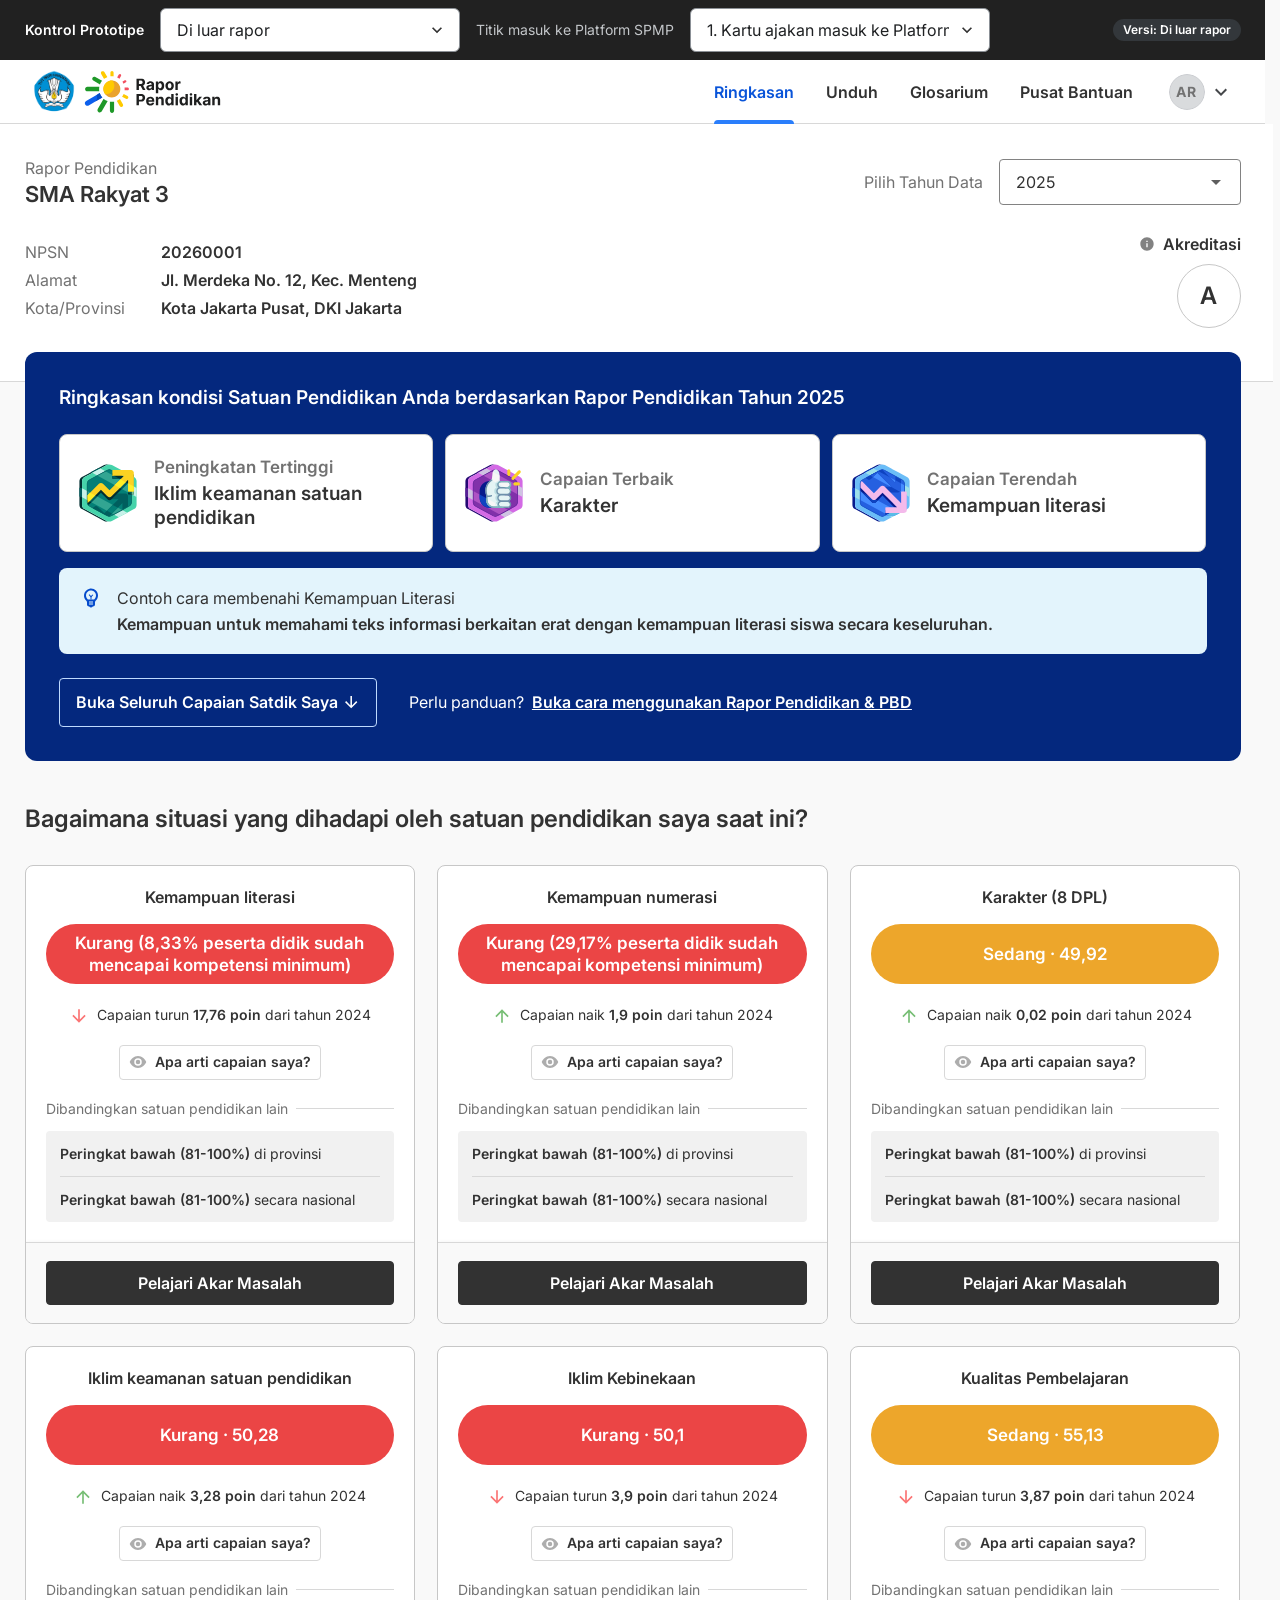
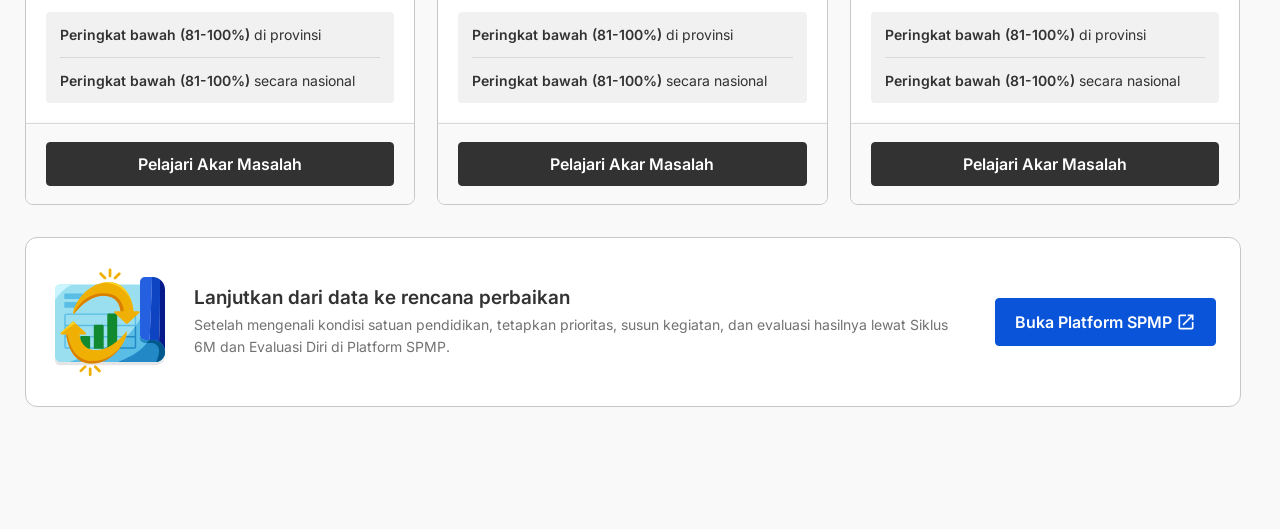
<file: index.html>
<!doctype html><html lang="id" data-sd-platform="desktop" data-app="rapor"><head><meta charset="UTF-8"><meta name="viewport" content="width=device-width,initial-scale=1"><title>SPMP — Latest Working</title><link rel="preconnect" href="https://fonts.googleapis.com"><link rel="preconnect" href="https://fonts.gstatic.com" crossorigin><link rel="stylesheet" href="https://fonts.googleapis.com/css2?family=Inter:wght@400;500;600;700&display=swap"><link rel="stylesheet" href="tokens/seragam.css?v=20261120-accreditation-placeholder"><link rel="stylesheet" href="style.css?v=20261126-step2-audit3"><link rel="stylesheet" href="sd-ui.css?v=20261126-doc-nav"></head><body><div id="app"></div><script src="sd-ui.js?v=20261126-step2-audit"></script><script src="export-doc.js?v=20261124-beranda-bersih"></script><script src="app.js?v=20261126-step2-audit3"></script><script src="proto-bar.js?v=opsi-v27"></script></body></html>
</file>
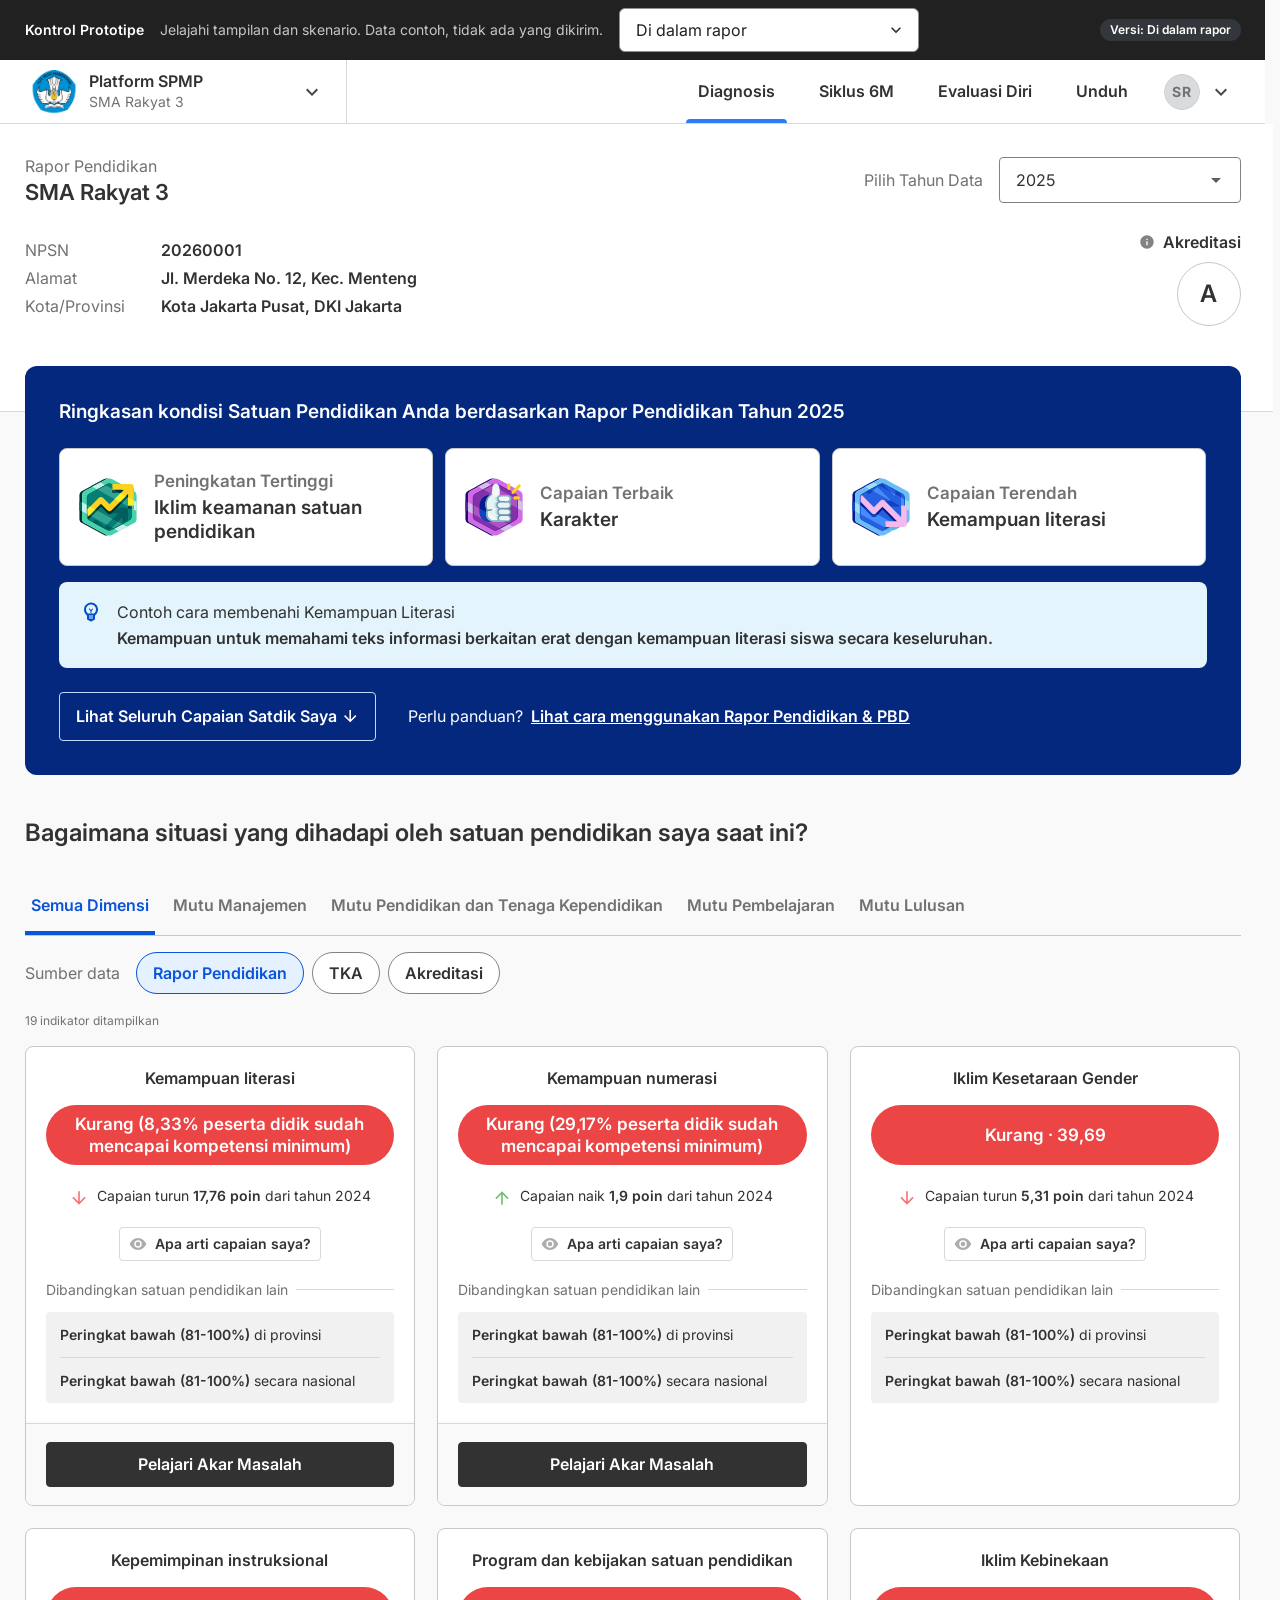
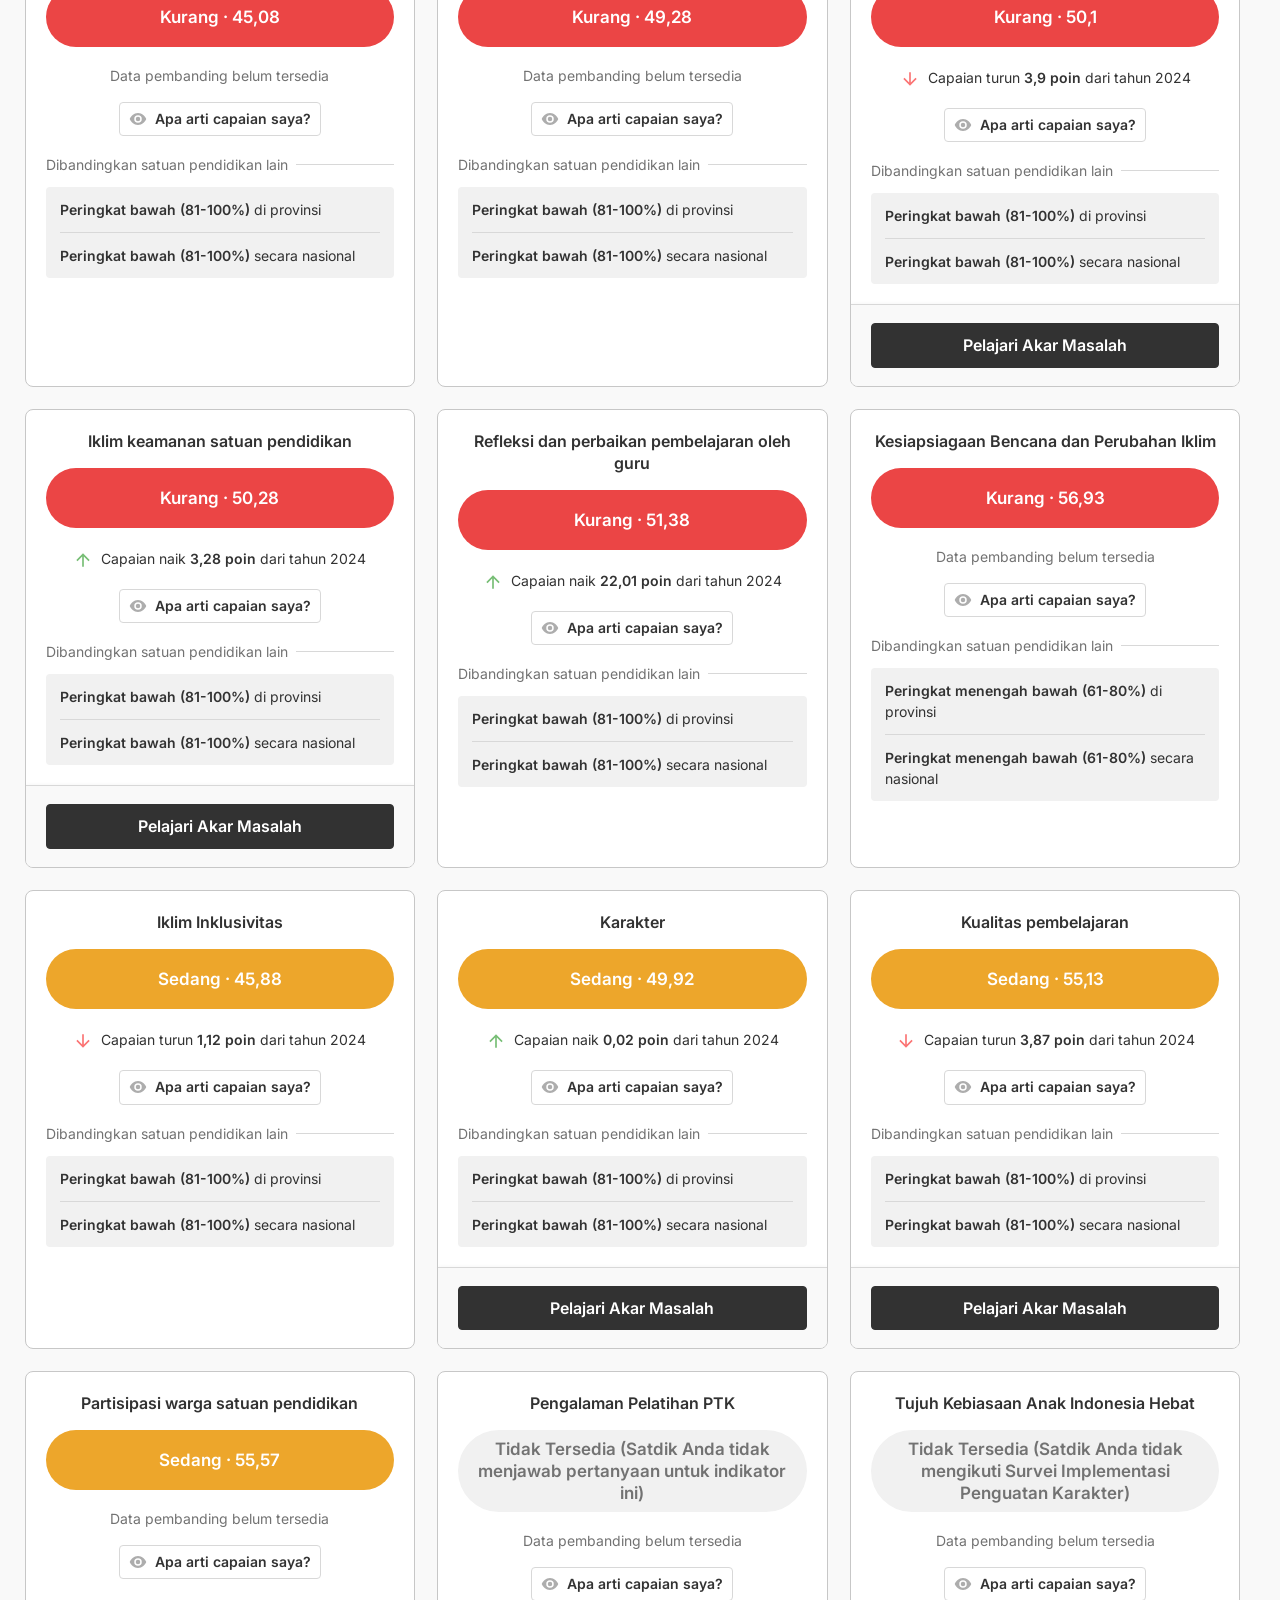
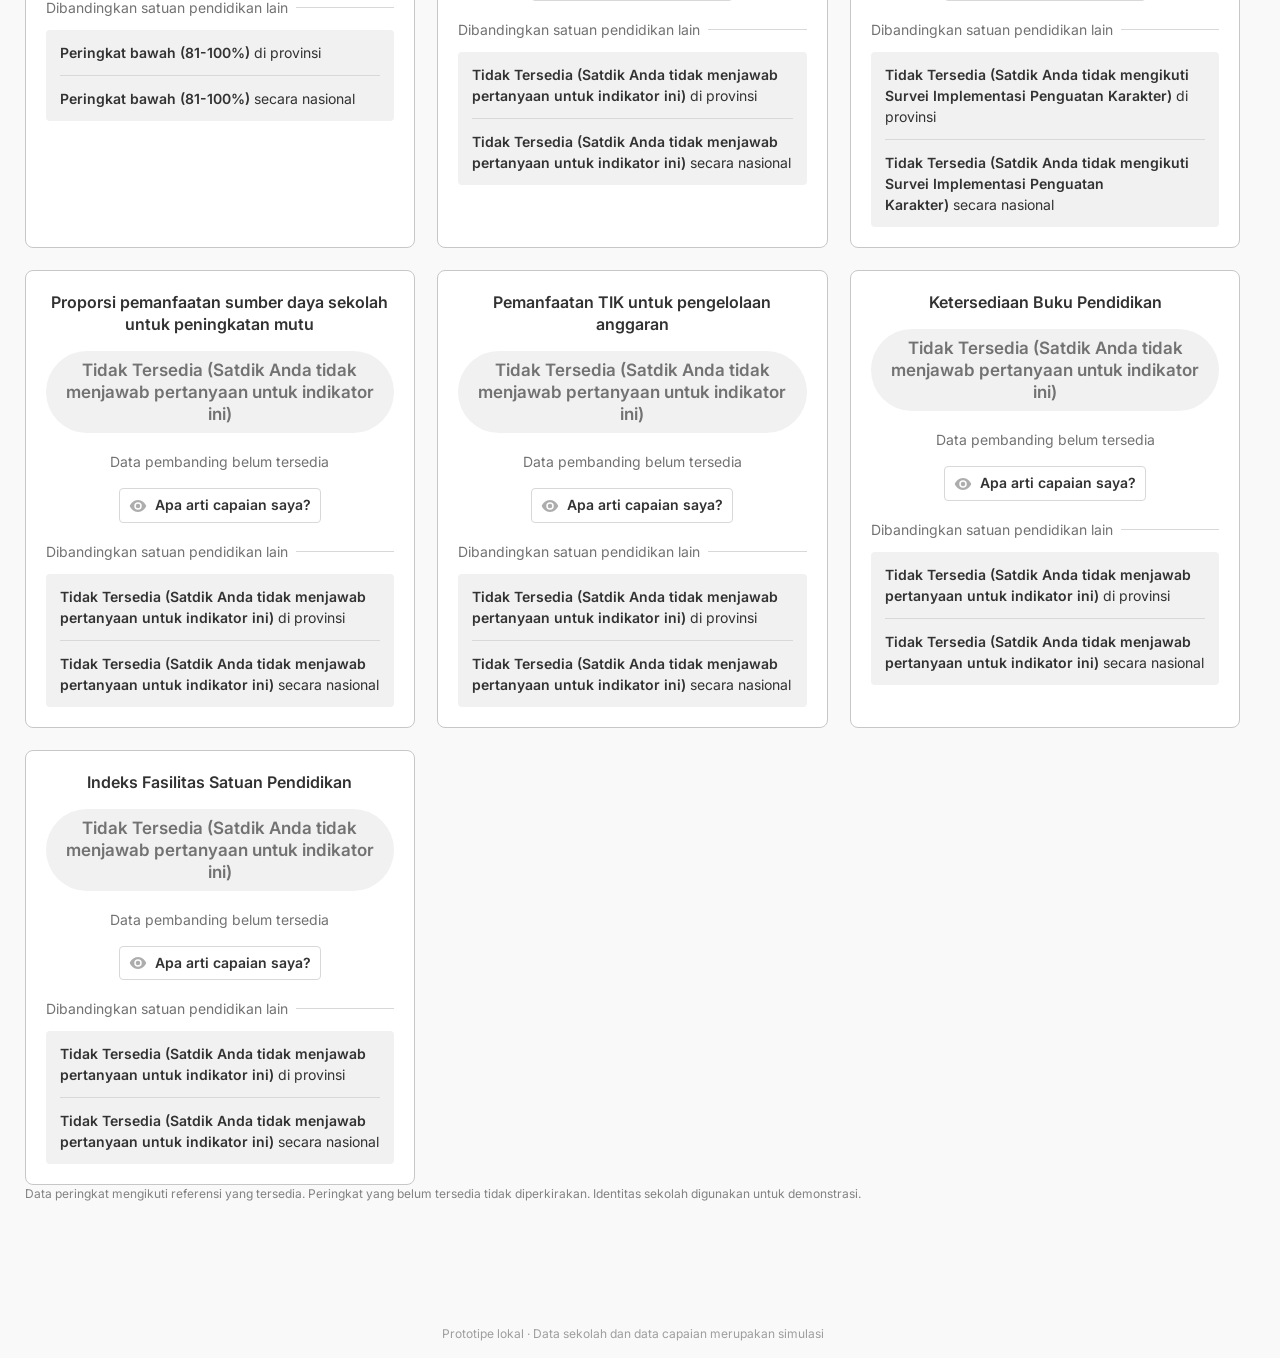
<file: versi/awal/index.html>
<!doctype html><html lang="id"><head><meta charset="UTF-8"><meta name="viewport" content="width=device-width,initial-scale=1"><title>Sistem Penjaminan Mutu Pendidikan</title><link rel="preconnect" href="https://fonts.googleapis.com"><link rel="preconnect" href="https://fonts.gstatic.com" crossorigin><link rel="stylesheet" href="https://fonts.googleapis.com/css2?family=Inter:wght@400;500;600;700&display=swap"><link rel="stylesheet" href="tokens/seragam.css"><link rel="stylesheet" href="style.css?v=opsi-v2"></head><body><div id="app"></div><script src="app.js?v=opsi-v2"></script><script src="../../proto-bar.js?v=opsi-v14"></script></body></html>
</file>
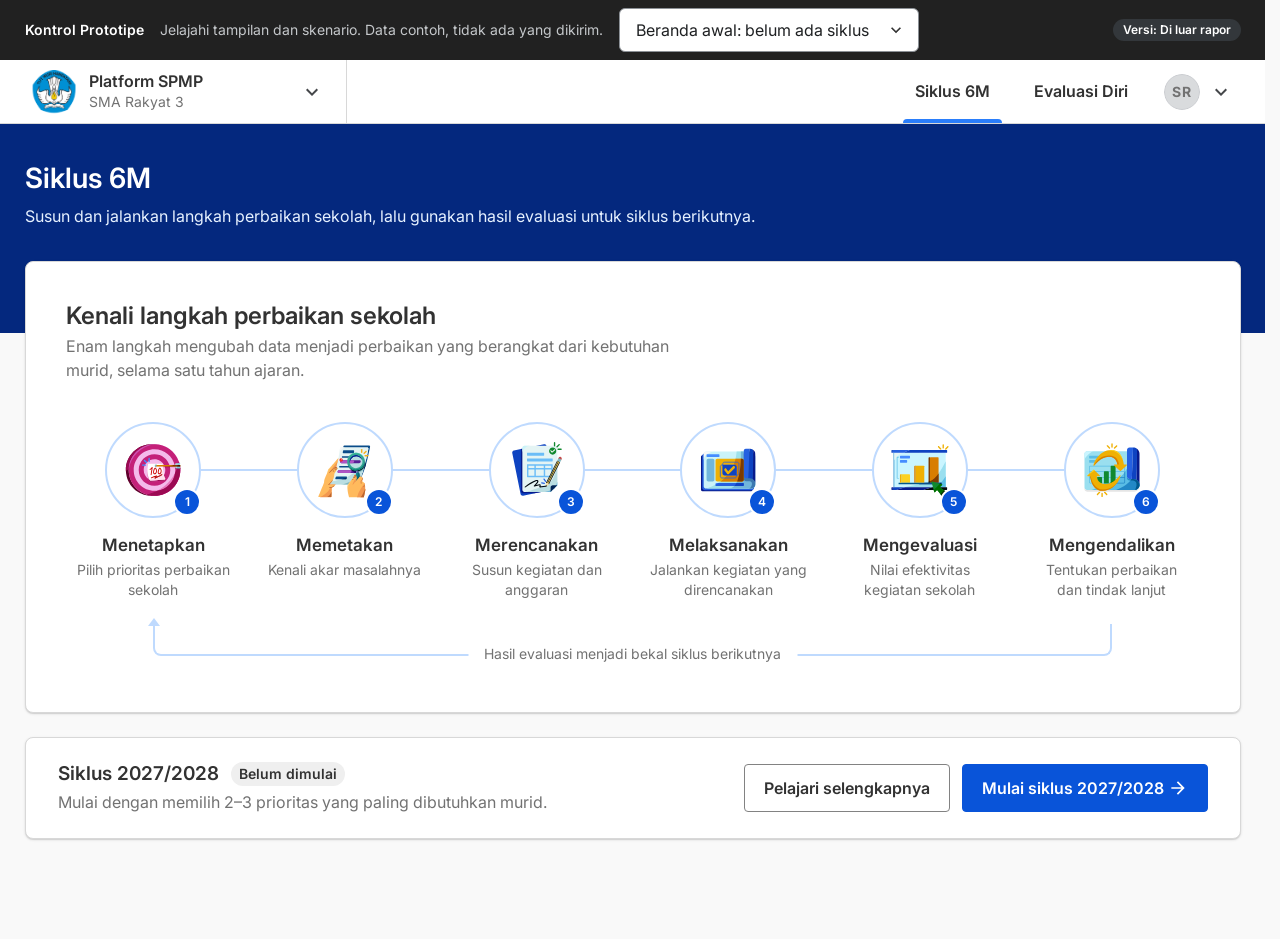
<file: spmp.html>
<!doctype html><html lang="id" data-sd-platform="desktop"><head><meta charset="UTF-8"><meta name="viewport" content="width=device-width,initial-scale=1"><title>SPMP — Latest Working</title><link rel="preconnect" href="https://fonts.googleapis.com"><link rel="preconnect" href="https://fonts.gstatic.com" crossorigin><link rel="stylesheet" href="https://fonts.googleapis.com/css2?family=Inter:wght@400;500;600;700&display=swap"><link rel="stylesheet" href="tokens/seragam.css?v=20261120-accreditation-placeholder"><link rel="stylesheet" href="style.css?v=20261126-step2-audit3"><link rel="stylesheet" href="sd-ui.css?v=20261126-doc-nav"></head><body><div id="app"></div><script src="sd-ui.js?v=20261126-step2-audit"></script><script src="export-doc.js?v=20261124-beranda-bersih"></script><script src="app.js?v=20261126-step2-audit3"></script><script src="proto-bar.js?v=opsi-v27"></script></body></html>
</file>
<file: tokens/seragam.css>
/* Seragam Design System: token. Dihasilkan oleh tools/build_tokens.py dari Figma "Seragam Dasar". Jangan sunting manual. */
:root {
  --sd-gray-0: #F9F9F9;
  --sd-gray-5: #F1F1F1;
  --sd-gray-10: #D8D8D8;
  --sd-gray-20: #C7C7C7;
  --sd-gray-30: #ADADAD;
  --sd-gray-40: #9E9E9E;
  --sd-gray-50: #828282;
  --sd-gray-60: #727272;
  --sd-gray-70: #5E5E5E;
  --sd-gray-80: #505050;
  --sd-gray-90: #323232;
  --sd-gray-100: #212121;
  --sd-red-0: #FFF6F8;
  --sd-red-5: #FEEDF2;
  --sd-red-10: #FECACE;
  --sd-red-20: #FFB3B6;
  --sd-red-30: #FF8C8C;
  --sd-red-40: #FB7474;
  --sd-red-50: #EB4545;
  --sd-red-60: #DF2121;
  --sd-red-70: #BD1214;
  --sd-red-80: #A21013;
  --sd-red-90: #650C0F;
  --sd-red-100: #470909;
  --sd-blue-0: #F5FAFF;
  --sd-blue-5: #E6F1FF;
  --sd-blue-10: #BFDAFE;
  --sd-blue-20: #A4C9FE;
  --sd-blue-30: #79AFFD;
  --sd-blue-40: #5F9FFC;
  --sd-blue-50: #2A7EFB;
  --sd-blue-60: #0A65FC;
  --sd-blue-70: #0954D9;
  --sd-blue-80: #0746BD;
  --sd-blue-90: #04287E;
  --sd-blue-100: #021A5E;
  --sd-cyan-0: #F1FBFE;
  --sd-cyan-5: #E3F4FC;
  --sd-cyan-10: #AFDEF9;
  --sd-cyan-20: #8CCFF7;
  --sd-cyan-30: #55B6F2;
  --sd-cyan-40: #36A7EC;
  --sd-cyan-50: #0687D9;
  --sd-cyan-60: #0075C5;
  --sd-cyan-70: #0061A8;
  --sd-cyan-80: #005291;
  --sd-cyan-90: #003258;
  --sd-cyan-100: #05233B;
  --sd-green-0: #F0FDED;
  --sd-green-5: #E2F5E0;
  --sd-green-10: #BBE2B8;
  --sd-green-20: #9FD49D;
  --sd-green-30: #77BE75;
  --sd-green-40: #5FB05E;
  --sd-green-50: #369536;
  --sd-green-60: #268326;
  --sd-green-70: #196D1A;
  --sd-green-80: #135D15;
  --sd-green-90: #0D390F;
  --sd-green-100: #0B270E;
  --sd-yellow-0: #FFF9D4;
  --sd-yellow-5: #FDF2B2;
  --sd-yellow-10: #F7D63A;
  --sd-yellow-20: #FABE24;
  --sd-yellow-30: #FD9400;
  --sd-yellow-40: #E78701;
  --sd-yellow-50: #BF6F02;
  --sd-yellow-60: #A76203;
  --sd-yellow-70: #8B5104;
  --sd-yellow-80: #754504;
  --sd-yellow-90: #482B06;
  --sd-yellow-100: #311D06;
  --sd-white: #FFFFFF;
  --sd-black: #000000;
  --sd-text-default: var(--sd-gray-90);
  --sd-text-subdued: var(--sd-gray-60);
  --sd-text-disabled: var(--sd-gray-50);
  --sd-text-inverse: var(--sd-white);
  --sd-text-inverse-subdued: var(--sd-gray-10);
  --sd-text-critical: var(--sd-red-60);
  --sd-text-success: var(--sd-green-60);
  --sd-text-informational: var(--sd-blue-70);
  --sd-text-warning: var(--sd-yellow-70);
  --sd-action-default: var(--sd-blue-70);
  --sd-action-hovered: var(--sd-blue-80);
  --sd-action-pressed: var(--sd-blue-90);
  --sd-action-disabled: var(--sd-gray-20);
  --sd-action-neutral-default: var(--sd-gray-90);
  --sd-action-neutral-hovered: var(--sd-gray-100);
  --sd-action-neutral-pressed: var(--sd-black);
  --sd-interactive-default: var(--sd-blue-70);
  --sd-interactive-hovered: var(--sd-blue-80);
  --sd-interactive-focused: var(--sd-blue-50);
  --sd-interactive-disabled: var(--sd-gray-20);
  --sd-interactive-critical: var(--sd-red-60);
  --sd-border-default: var(--sd-gray-50);
  --sd-border-subdued: var(--sd-gray-30);
  --sd-border-disabled: var(--sd-gray-20);
  --sd-border-high: var(--sd-gray-70);
  --sd-border-hovered: var(--sd-gray-80);
  --sd-border-pressed: var(--sd-gray-100);
  --sd-surface-default: var(--sd-white);
  --sd-surface-subdued: var(--sd-gray-5);
  --sd-surface-hovered: var(--sd-gray-5);
  --sd-surface-pressed: var(--sd-gray-10);
  --sd-surface-disabled: var(--sd-gray-5);
  --sd-surface-foreground: var(--sd-gray-90);
  --sd-surface-critical-subdued: var(--sd-red-5);
  --sd-surface-success-subdued: var(--sd-green-5);
  --sd-surface-informational-subdued: var(--sd-cyan-5);
  --sd-surface-selected-default: var(--sd-blue-5);
  --sd-background-default: var(--sd-gray-0);
  --sd-icon-default: var(--sd-gray-80);
  --sd-icon-subdued: var(--sd-gray-50);
  --sd-icon-disabled: var(--sd-gray-30);
  --sd-icon-inverse: var(--sd-gray-5);
  --sd-icon-critical: var(--sd-red-60);
  --sd-icon-success: var(--sd-green-60);
  --sd-icon-informational: var(--sd-blue-70);
  --sd-badge-success: #9AE5B9;
  --sd-badge-warning: #FFDFA3;
  --sd-badge-critical: #FFE9EA;
  --sd-badge-info: #98DAFB;
  --sd-badge-neutral: #EFEFEF;
  --sd-warning-surface: #FFEFD6;
  --sd-warning-border: #EDA62B;
  --sd-success-border: #4CA375;
  --sd-critical-border: #E02D38;
  --sd-modal-header: #F5F5F5;
  --sd-modal-border: #C9CBCF;
  --sd-modal-footer-border: #D9DBDD;
  --sd-table-stripe: #FAFAFA;
  --sd-surface-dark-blue: #103178;
  --sd-elevation-00: 0px 0px 0px 0px rgba(0,0,0,0.00);
  --sd-elevation-01: 0px 1px 3px 0px rgba(0,0,0,0.10), 0px 2px 1px -1px rgba(0,0,0,0.02), 0px 1px 1px 0px rgba(0,0,0,0.08);
  --sd-elevation-02: 0px 1px 5px 0px rgba(0,0,0,0.10), 0px 3px 1px -2px rgba(0,0,0,0.02), 0px 2px 2px 0px rgba(0,0,0,0.08);
  --sd-elevation-03: 0px 2px 4px -1px rgba(0,0,0,0.10), 0px 1px 10px 0px rgba(0,0,0,0.02), 0px 4px 5px 0px rgba(0,0,0,0.08);
  --sd-elevation-04: 0px 3px 5px -1px rgba(0,0,0,0.10), 0px 1px 18px 0px rgba(0,0,0,0.02), 0px 6px 10px 0px rgba(0,0,0,0.08);
  --sd-elevation-05: 0px 5px 5px -3px rgba(0,0,0,0.10), 0px 3px 14px 2px rgba(0,0,0,0.02), 0px 8px 10px 1px rgba(0,0,0,0.08);
  --sd-elevation-06: 0px 7px 8px -4px rgba(0,0,0,0.10), 0px 5px 22px 4px rgba(0,0,0,0.02), 0px 12px 17px 2px rgba(0,0,0,0.08);
  --sd-elevation-07: 0px 8px 10px -5px rgba(0,0,0,0.10), 0px 6px 30px 5px rgba(0,0,0,0.02), 0px 16px 24px 2px rgba(0,0,0,0.08);
  --sd-elevation-08: 0px 11px 15px -7px rgba(0,0,0,0.10), 0px 9px 46px 8px rgba(0,0,0,0.02), 0px 24px 38px 3px rgba(0,0,0,0.08);
  --sd-radius-none: 0px;
  --sd-radius-sm: 4px;
  --sd-radius-md: 8px;
  --sd-radius-lg: 12px;
  --sd-radius-xl: 16px;
  --sd-radius-pill: 999px;
  --sd-type-desktop-headlinesmall-size: 54px;
  --sd-type-desktop-headlinesmall-line: 62px;
  --sd-type-desktop-headlinesmall-weight: 600;
  --sd-type-desktop-body-size: 16px;
  --sd-type-desktop-body-line: 24px;
  --sd-type-desktop-body-weight: 400;
  --sd-type-desktop-helper-bold-size: 12px;
  --sd-type-desktop-helper-bold-line: 16px;
  --sd-type-desktop-helper-bold-weight: 600;
  --sd-type-desktop-headlinexsmall-size: 42px;
  --sd-type-desktop-headlinexsmall-line: 48px;
  --sd-type-desktop-headlinexsmall-weight: 600;
  --sd-type-desktop-bodylarge-size: 20px;
  --sd-type-desktop-bodylarge-line: 28px;
  --sd-type-desktop-bodylarge-weight: 400;
  --sd-type-desktop-headinglarge-size: 22px;
  --sd-type-desktop-headinglarge-line: 28px;
  --sd-type-desktop-headinglarge-weight: 600;
  --sd-type-desktop-bodyunderline-size: 16px;
  --sd-type-desktop-bodyunderline-line: 24px;
  --sd-type-desktop-bodyunderline-weight: 400;
  --sd-type-desktop-helper-size: 12px;
  --sd-type-desktop-helper-line: 16px;
  --sd-type-desktop-helper-weight: 400;
  --sd-type-desktop-subheading-size: 14px;
  --sd-type-desktop-subheading-line: 16px;
  --sd-type-desktop-subheading-weight: 600;
  --sd-type-desktop-bodysmall-size: 14px;
  --sd-type-desktop-bodysmall-line: 20px;
  --sd-type-desktop-bodysmall-weight: 400;
  --sd-type-desktop-bodysmall-bold-size: 14px;
  --sd-type-desktop-bodysmall-bold-line: 20px;
  --sd-type-desktop-bodysmall-bold-weight: 600;
  --sd-type-desktop-headingsmall-size: 17px;
  --sd-type-desktop-headingsmall-line: 22px;
  --sd-type-desktop-headingsmall-weight: 600;
  --sd-type-desktop-action-size: 16px;
  --sd-type-desktop-action-line: 24px;
  --sd-type-desktop-action-weight: 600;
  --sd-type-desktop-displaymedium-size: 28px;
  --sd-type-desktop-displaymedium-line: 36px;
  --sd-type-desktop-displaymedium-weight: 600;
  --sd-type-desktop-headlinemedium-size: 64px;
  --sd-type-desktop-headlinemedium-line: 72px;
  --sd-type-desktop-headlinemedium-weight: 600;
  --sd-type-desktop-displaysmall-size: 24px;
  --sd-type-desktop-displaysmall-line: 28px;
  --sd-type-desktop-displaysmall-weight: 600;
  --sd-type-desktop-headingmedium-size: 19px;
  --sd-type-desktop-headingmedium-line: 24px;
  --sd-type-desktop-headingmedium-weight: 600;
  --sd-type-desktop-headlinelarge-size: 80px;
  --sd-type-desktop-headlinelarge-line: 88px;
  --sd-type-desktop-headlinelarge-weight: 600;
  --sd-type-desktop-displaylarge-size: 32px;
  --sd-type-desktop-displaylarge-line: 36px;
  --sd-type-desktop-displaylarge-weight: 600;
  --sd-type-mobile-eyebrowsmall-size: 12px;
  --sd-type-mobile-eyebrowsmall-line: 16px;
  --sd-type-mobile-eyebrowsmall-weight: 400;
  --sd-type-mobile-headinglarge-size: 22px;
  --sd-type-mobile-headinglarge-line: 28px;
  --sd-type-mobile-headinglarge-weight: 600;
  --sd-type-mobile-body-size: 15px;
  --sd-type-mobile-body-line: 22px;
  --sd-type-mobile-body-weight: 400;
  --sd-type-mobile-subheading-size: 13px;
  --sd-type-mobile-subheading-line: 16px;
  --sd-type-mobile-subheading-weight: 600;
  --sd-type-mobile-bodysmall-size: 13px;
  --sd-type-mobile-bodysmall-line: 20px;
  --sd-type-mobile-bodysmall-weight: 400;
  --sd-type-mobile-bodyunderline-size: 15px;
  --sd-type-mobile-bodyunderline-line: 22px;
  --sd-type-mobile-bodyunderline-weight: 400;
  --sd-type-mobile-displaylarge-size: 32px;
  --sd-type-mobile-displaylarge-line: 36px;
  --sd-type-mobile-displaylarge-weight: 600;
  --sd-type-mobile-displaymedium-size: 28px;
  --sd-type-mobile-displaymedium-line: 36px;
  --sd-type-mobile-displaymedium-weight: 600;
  --sd-type-mobile-displaysmall-size: 24px;
  --sd-type-mobile-displaysmall-line: 28px;
  --sd-type-mobile-displaysmall-weight: 600;
  --sd-type-mobile-action-size: 15px;
  --sd-type-mobile-action-line: 22px;
  --sd-type-mobile-action-weight: 600;
  --sd-type-mobile-headingmedium-size: 18px;
  --sd-type-mobile-headingmedium-line: 24px;
  --sd-type-mobile-headingmedium-weight: 600;
  --sd-type-mobile-headingsmall-size: 16px;
  --sd-type-mobile-headingsmall-line: 22px;
  --sd-type-mobile-headingsmall-weight: 600;
  --sd-type-mobile-eyebrowmedium-size: 15px;
  --sd-type-mobile-eyebrowmedium-line: 24px;
  --sd-type-mobile-eyebrowmedium-weight: 400;
  --sd-type-mobile-helper-bold-size: 12px;
  --sd-type-mobile-helper-bold-line: 16px;
  --sd-type-mobile-helper-bold-weight: 600;
  --sd-type-mobile-eyebrowlarge-size: 17px;
  --sd-type-mobile-eyebrowlarge-line: 24px;
  --sd-type-mobile-eyebrowlarge-weight: 400;
  --sd-type-mobile-helper-size: 12px;
  --sd-type-mobile-helper-line: 16px;
  --sd-type-mobile-helper-weight: 400;
  --sd-type-mobile-bodysmall-bold-size: 13px;
  --sd-type-mobile-bodysmall-bold-line: 20px;
  --sd-type-mobile-bodysmall-bold-weight: 600;
}

/* Tailwind v4: kelas bg-sd-*, text-sd-*, border-sd-*, shadow-sd-*, rounded-sd-* */
@theme inline {
  --color-sd-gray-0: var(--sd-gray-0);
  --color-sd-gray-5: var(--sd-gray-5);
  --color-sd-gray-10: var(--sd-gray-10);
  --color-sd-gray-20: var(--sd-gray-20);
  --color-sd-gray-30: var(--sd-gray-30);
  --color-sd-gray-40: var(--sd-gray-40);
  --color-sd-gray-50: var(--sd-gray-50);
  --color-sd-gray-60: var(--sd-gray-60);
  --color-sd-gray-70: var(--sd-gray-70);
  --color-sd-gray-80: var(--sd-gray-80);
  --color-sd-gray-90: var(--sd-gray-90);
  --color-sd-gray-100: var(--sd-gray-100);
  --color-sd-red-0: var(--sd-red-0);
  --color-sd-red-5: var(--sd-red-5);
  --color-sd-red-10: var(--sd-red-10);
  --color-sd-red-20: var(--sd-red-20);
  --color-sd-red-30: var(--sd-red-30);
  --color-sd-red-40: var(--sd-red-40);
  --color-sd-red-50: var(--sd-red-50);
  --color-sd-red-60: var(--sd-red-60);
  --color-sd-red-70: var(--sd-red-70);
  --color-sd-red-80: var(--sd-red-80);
  --color-sd-red-90: var(--sd-red-90);
  --color-sd-red-100: var(--sd-red-100);
  --color-sd-blue-0: var(--sd-blue-0);
  --color-sd-blue-5: var(--sd-blue-5);
  --color-sd-blue-10: var(--sd-blue-10);
  --color-sd-blue-20: var(--sd-blue-20);
  --color-sd-blue-30: var(--sd-blue-30);
  --color-sd-blue-40: var(--sd-blue-40);
  --color-sd-blue-50: var(--sd-blue-50);
  --color-sd-blue-60: var(--sd-blue-60);
  --color-sd-blue-70: var(--sd-blue-70);
  --color-sd-blue-80: var(--sd-blue-80);
  --color-sd-blue-90: var(--sd-blue-90);
  --color-sd-blue-100: var(--sd-blue-100);
  --color-sd-cyan-0: var(--sd-cyan-0);
  --color-sd-cyan-5: var(--sd-cyan-5);
  --color-sd-cyan-10: var(--sd-cyan-10);
  --color-sd-cyan-20: var(--sd-cyan-20);
  --color-sd-cyan-30: var(--sd-cyan-30);
  --color-sd-cyan-40: var(--sd-cyan-40);
  --color-sd-cyan-50: var(--sd-cyan-50);
  --color-sd-cyan-60: var(--sd-cyan-60);
  --color-sd-cyan-70: var(--sd-cyan-70);
  --color-sd-cyan-80: var(--sd-cyan-80);
  --color-sd-cyan-90: var(--sd-cyan-90);
  --color-sd-cyan-100: var(--sd-cyan-100);
  --color-sd-green-0: var(--sd-green-0);
  --color-sd-green-5: var(--sd-green-5);
  --color-sd-green-10: var(--sd-green-10);
  --color-sd-green-20: var(--sd-green-20);
  --color-sd-green-30: var(--sd-green-30);
  --color-sd-green-40: var(--sd-green-40);
  --color-sd-green-50: var(--sd-green-50);
  --color-sd-green-60: var(--sd-green-60);
  --color-sd-green-70: var(--sd-green-70);
  --color-sd-green-80: var(--sd-green-80);
  --color-sd-green-90: var(--sd-green-90);
  --color-sd-green-100: var(--sd-green-100);
  --color-sd-yellow-0: var(--sd-yellow-0);
  --color-sd-yellow-5: var(--sd-yellow-5);
  --color-sd-yellow-10: var(--sd-yellow-10);
  --color-sd-yellow-20: var(--sd-yellow-20);
  --color-sd-yellow-30: var(--sd-yellow-30);
  --color-sd-yellow-40: var(--sd-yellow-40);
  --color-sd-yellow-50: var(--sd-yellow-50);
  --color-sd-yellow-60: var(--sd-yellow-60);
  --color-sd-yellow-70: var(--sd-yellow-70);
  --color-sd-yellow-80: var(--sd-yellow-80);
  --color-sd-yellow-90: var(--sd-yellow-90);
  --color-sd-yellow-100: var(--sd-yellow-100);
  --color-sd-white: var(--sd-white);
  --color-sd-black: var(--sd-black);
  --color-sd-text-default: var(--sd-text-default);
  --color-sd-text-subdued: var(--sd-text-subdued);
  --color-sd-text-disabled: var(--sd-text-disabled);
  --color-sd-text-inverse: var(--sd-text-inverse);
  --color-sd-text-inverse-subdued: var(--sd-text-inverse-subdued);
  --color-sd-text-critical: var(--sd-text-critical);
  --color-sd-text-success: var(--sd-text-success);
  --color-sd-text-informational: var(--sd-text-informational);
  --color-sd-text-warning: var(--sd-text-warning);
  --color-sd-action-default: var(--sd-action-default);
  --color-sd-action-hovered: var(--sd-action-hovered);
  --color-sd-action-pressed: var(--sd-action-pressed);
  --color-sd-action-disabled: var(--sd-action-disabled);
  --color-sd-action-neutral-default: var(--sd-action-neutral-default);
  --color-sd-action-neutral-hovered: var(--sd-action-neutral-hovered);
  --color-sd-action-neutral-pressed: var(--sd-action-neutral-pressed);
  --color-sd-interactive-default: var(--sd-interactive-default);
  --color-sd-interactive-hovered: var(--sd-interactive-hovered);
  --color-sd-interactive-focused: var(--sd-interactive-focused);
  --color-sd-interactive-disabled: var(--sd-interactive-disabled);
  --color-sd-interactive-critical: var(--sd-interactive-critical);
  --color-sd-border-default: var(--sd-border-default);
  --color-sd-border-subdued: var(--sd-border-subdued);
  --color-sd-border-disabled: var(--sd-border-disabled);
  --color-sd-border-high: var(--sd-border-high);
  --color-sd-border-hovered: var(--sd-border-hovered);
  --color-sd-border-pressed: var(--sd-border-pressed);
  --color-sd-surface-default: var(--sd-surface-default);
  --color-sd-surface-subdued: var(--sd-surface-subdued);
  --color-sd-surface-hovered: var(--sd-surface-hovered);
  --color-sd-surface-pressed: var(--sd-surface-pressed);
  --color-sd-surface-disabled: var(--sd-surface-disabled);
  --color-sd-surface-foreground: var(--sd-surface-foreground);
  --color-sd-surface-critical-subdued: var(--sd-surface-critical-subdued);
  --color-sd-surface-success-subdued: var(--sd-surface-success-subdued);
  --color-sd-surface-informational-subdued: var(--sd-surface-informational-subdued);
  --color-sd-surface-selected-default: var(--sd-surface-selected-default);
  --color-sd-background-default: var(--sd-background-default);
  --color-sd-icon-default: var(--sd-icon-default);
  --color-sd-icon-subdued: var(--sd-icon-subdued);
  --color-sd-icon-disabled: var(--sd-icon-disabled);
  --color-sd-icon-inverse: var(--sd-icon-inverse);
  --color-sd-icon-critical: var(--sd-icon-critical);
  --color-sd-icon-success: var(--sd-icon-success);
  --color-sd-icon-informational: var(--sd-icon-informational);
  --color-sd-badge-success: var(--sd-badge-success);
  --color-sd-badge-warning: var(--sd-badge-warning);
  --color-sd-badge-critical: var(--sd-badge-critical);
  --color-sd-badge-info: var(--sd-badge-info);
  --color-sd-badge-neutral: var(--sd-badge-neutral);
  --color-sd-warning-surface: var(--sd-warning-surface);
  --color-sd-warning-border: var(--sd-warning-border);
  --color-sd-success-border: var(--sd-success-border);
  --color-sd-critical-border: var(--sd-critical-border);
  --color-sd-modal-header: var(--sd-modal-header);
  --color-sd-modal-border: var(--sd-modal-border);
  --color-sd-modal-footer-border: var(--sd-modal-footer-border);
  --color-sd-table-stripe: var(--sd-table-stripe);
  --color-sd-surface-dark-blue: var(--sd-surface-dark-blue);
  --shadow-sd-00: var(--sd-elevation-00);
  --shadow-sd-01: var(--sd-elevation-01);
  --shadow-sd-02: var(--sd-elevation-02);
  --shadow-sd-03: var(--sd-elevation-03);
  --shadow-sd-04: var(--sd-elevation-04);
  --shadow-sd-05: var(--sd-elevation-05);
  --shadow-sd-06: var(--sd-elevation-06);
  --shadow-sd-07: var(--sd-elevation-07);
  --shadow-sd-08: var(--sd-elevation-08);
  --radius-sd-none: var(--sd-radius-none);
  --radius-sd-sm: var(--sd-radius-sm);
  --radius-sd-md: var(--sd-radius-md);
  --radius-sd-lg: var(--sd-radius-lg);
  --radius-sd-xl: var(--sd-radius-xl);
  --radius-sd-pill: var(--sd-radius-pill);
}

/* Kelas tipografi: .sd-t-<platform>-<nama> */
.sd-t-desktop-headlinesmall { font-family:Inter,system-ui,sans-serif; font-size:var(--sd-type-desktop-headlinesmall-size); line-height:var(--sd-type-desktop-headlinesmall-line); font-weight:var(--sd-type-desktop-headlinesmall-weight); }
.sd-t-desktop-body { font-family:Inter,system-ui,sans-serif; font-size:var(--sd-type-desktop-body-size); line-height:var(--sd-type-desktop-body-line); font-weight:var(--sd-type-desktop-body-weight); }
.sd-t-desktop-helper-bold { font-family:Inter,system-ui,sans-serif; font-size:var(--sd-type-desktop-helper-bold-size); line-height:var(--sd-type-desktop-helper-bold-line); font-weight:var(--sd-type-desktop-helper-bold-weight); }
.sd-t-desktop-headlinexsmall { font-family:Inter,system-ui,sans-serif; font-size:var(--sd-type-desktop-headlinexsmall-size); line-height:var(--sd-type-desktop-headlinexsmall-line); font-weight:var(--sd-type-desktop-headlinexsmall-weight); }
.sd-t-desktop-bodylarge { font-family:Inter,system-ui,sans-serif; font-size:var(--sd-type-desktop-bodylarge-size); line-height:var(--sd-type-desktop-bodylarge-line); font-weight:var(--sd-type-desktop-bodylarge-weight); }
.sd-t-desktop-headinglarge { font-family:Inter,system-ui,sans-serif; font-size:var(--sd-type-desktop-headinglarge-size); line-height:var(--sd-type-desktop-headinglarge-line); font-weight:var(--sd-type-desktop-headinglarge-weight); }
.sd-t-desktop-bodyunderline { font-family:Inter,system-ui,sans-serif; font-size:var(--sd-type-desktop-bodyunderline-size); line-height:var(--sd-type-desktop-bodyunderline-line); font-weight:var(--sd-type-desktop-bodyunderline-weight); }
.sd-t-desktop-helper { font-family:Inter,system-ui,sans-serif; font-size:var(--sd-type-desktop-helper-size); line-height:var(--sd-type-desktop-helper-line); font-weight:var(--sd-type-desktop-helper-weight); }
.sd-t-desktop-subheading { font-family:Inter,system-ui,sans-serif; font-size:var(--sd-type-desktop-subheading-size); line-height:var(--sd-type-desktop-subheading-line); font-weight:var(--sd-type-desktop-subheading-weight); text-transform:uppercase; letter-spacing:0.5px; }
.sd-t-desktop-bodysmall { font-family:Inter,system-ui,sans-serif; font-size:var(--sd-type-desktop-bodysmall-size); line-height:var(--sd-type-desktop-bodysmall-line); font-weight:var(--sd-type-desktop-bodysmall-weight); }
.sd-t-desktop-bodysmall-bold { font-family:Inter,system-ui,sans-serif; font-size:var(--sd-type-desktop-bodysmall-bold-size); line-height:var(--sd-type-desktop-bodysmall-bold-line); font-weight:var(--sd-type-desktop-bodysmall-bold-weight); }
.sd-t-desktop-headingsmall { font-family:Inter,system-ui,sans-serif; font-size:var(--sd-type-desktop-headingsmall-size); line-height:var(--sd-type-desktop-headingsmall-line); font-weight:var(--sd-type-desktop-headingsmall-weight); }
.sd-t-desktop-action { font-family:Inter,system-ui,sans-serif; font-size:var(--sd-type-desktop-action-size); line-height:var(--sd-type-desktop-action-line); font-weight:var(--sd-type-desktop-action-weight); }
.sd-t-desktop-displaymedium { font-family:Inter,system-ui,sans-serif; font-size:var(--sd-type-desktop-displaymedium-size); line-height:var(--sd-type-desktop-displaymedium-line); font-weight:var(--sd-type-desktop-displaymedium-weight); }
.sd-t-desktop-headlinemedium { font-family:Inter,system-ui,sans-serif; font-size:var(--sd-type-desktop-headlinemedium-size); line-height:var(--sd-type-desktop-headlinemedium-line); font-weight:var(--sd-type-desktop-headlinemedium-weight); }
.sd-t-desktop-displaysmall { font-family:Inter,system-ui,sans-serif; font-size:var(--sd-type-desktop-displaysmall-size); line-height:var(--sd-type-desktop-displaysmall-line); font-weight:var(--sd-type-desktop-displaysmall-weight); }
.sd-t-desktop-headingmedium { font-family:Inter,system-ui,sans-serif; font-size:var(--sd-type-desktop-headingmedium-size); line-height:var(--sd-type-desktop-headingmedium-line); font-weight:var(--sd-type-desktop-headingmedium-weight); }
.sd-t-desktop-headlinelarge { font-family:Inter,system-ui,sans-serif; font-size:var(--sd-type-desktop-headlinelarge-size); line-height:var(--sd-type-desktop-headlinelarge-line); font-weight:var(--sd-type-desktop-headlinelarge-weight); }
.sd-t-desktop-displaylarge { font-family:Inter,system-ui,sans-serif; font-size:var(--sd-type-desktop-displaylarge-size); line-height:var(--sd-type-desktop-displaylarge-line); font-weight:var(--sd-type-desktop-displaylarge-weight); }
.sd-t-mobile-eyebrowsmall { font-family:Inter,system-ui,sans-serif; font-size:var(--sd-type-mobile-eyebrowsmall-size); line-height:var(--sd-type-mobile-eyebrowsmall-line); font-weight:var(--sd-type-mobile-eyebrowsmall-weight); }
.sd-t-mobile-headinglarge { font-family:Inter,system-ui,sans-serif; font-size:var(--sd-type-mobile-headinglarge-size); line-height:var(--sd-type-mobile-headinglarge-line); font-weight:var(--sd-type-mobile-headinglarge-weight); }
.sd-t-mobile-body { font-family:Inter,system-ui,sans-serif; font-size:var(--sd-type-mobile-body-size); line-height:var(--sd-type-mobile-body-line); font-weight:var(--sd-type-mobile-body-weight); }
.sd-t-mobile-subheading { font-family:Inter,system-ui,sans-serif; font-size:var(--sd-type-mobile-subheading-size); line-height:var(--sd-type-mobile-subheading-line); font-weight:var(--sd-type-mobile-subheading-weight); text-transform:uppercase; letter-spacing:0.5px; }
.sd-t-mobile-bodysmall { font-family:Inter,system-ui,sans-serif; font-size:var(--sd-type-mobile-bodysmall-size); line-height:var(--sd-type-mobile-bodysmall-line); font-weight:var(--sd-type-mobile-bodysmall-weight); }
.sd-t-mobile-bodyunderline { font-family:Inter,system-ui,sans-serif; font-size:var(--sd-type-mobile-bodyunderline-size); line-height:var(--sd-type-mobile-bodyunderline-line); font-weight:var(--sd-type-mobile-bodyunderline-weight); }
.sd-t-mobile-displaylarge { font-family:Inter,system-ui,sans-serif; font-size:var(--sd-type-mobile-displaylarge-size); line-height:var(--sd-type-mobile-displaylarge-line); font-weight:var(--sd-type-mobile-displaylarge-weight); }
.sd-t-mobile-displaymedium { font-family:Inter,system-ui,sans-serif; font-size:var(--sd-type-mobile-displaymedium-size); line-height:var(--sd-type-mobile-displaymedium-line); font-weight:var(--sd-type-mobile-displaymedium-weight); }
.sd-t-mobile-displaysmall { font-family:Inter,system-ui,sans-serif; font-size:var(--sd-type-mobile-displaysmall-size); line-height:var(--sd-type-mobile-displaysmall-line); font-weight:var(--sd-type-mobile-displaysmall-weight); }
.sd-t-mobile-action { font-family:Inter,system-ui,sans-serif; font-size:var(--sd-type-mobile-action-size); line-height:var(--sd-type-mobile-action-line); font-weight:var(--sd-type-mobile-action-weight); }
.sd-t-mobile-headingmedium { font-family:Inter,system-ui,sans-serif; font-size:var(--sd-type-mobile-headingmedium-size); line-height:var(--sd-type-mobile-headingmedium-line); font-weight:var(--sd-type-mobile-headingmedium-weight); }
.sd-t-mobile-headingsmall { font-family:Inter,system-ui,sans-serif; font-size:var(--sd-type-mobile-headingsmall-size); line-height:var(--sd-type-mobile-headingsmall-line); font-weight:var(--sd-type-mobile-headingsmall-weight); }
.sd-t-mobile-eyebrowmedium { font-family:Inter,system-ui,sans-serif; font-size:var(--sd-type-mobile-eyebrowmedium-size); line-height:var(--sd-type-mobile-eyebrowmedium-line); font-weight:var(--sd-type-mobile-eyebrowmedium-weight); }
.sd-t-mobile-helper-bold { font-family:Inter,system-ui,sans-serif; font-size:var(--sd-type-mobile-helper-bold-size); line-height:var(--sd-type-mobile-helper-bold-line); font-weight:var(--sd-type-mobile-helper-bold-weight); }
.sd-t-mobile-eyebrowlarge { font-family:Inter,system-ui,sans-serif; font-size:var(--sd-type-mobile-eyebrowlarge-size); line-height:var(--sd-type-mobile-eyebrowlarge-line); font-weight:var(--sd-type-mobile-eyebrowlarge-weight); }
.sd-t-mobile-helper { font-family:Inter,system-ui,sans-serif; font-size:var(--sd-type-mobile-helper-size); line-height:var(--sd-type-mobile-helper-line); font-weight:var(--sd-type-mobile-helper-weight); }
.sd-t-mobile-bodysmall-bold { font-family:Inter,system-ui,sans-serif; font-size:var(--sd-type-mobile-bodysmall-bold-size); line-height:var(--sd-type-mobile-bodysmall-bold-line); font-weight:var(--sd-type-mobile-bodysmall-bold-weight); }

/* sd-responsive-type:start (dihasilkan tools/build_responsive_type.py; jangan sunting manual) */
/* Tipografi responsif platform. Pakai .sd-t-<nama> atau var(--sd-text-<nama>-size|line|weight). */
:root {
  --sd-text-action-size: var(--sd-type-mobile-action-size);
  --sd-text-action-line: var(--sd-type-mobile-action-line);
  --sd-text-action-weight: var(--sd-type-mobile-action-weight);
  --sd-text-body-size: var(--sd-type-mobile-body-size);
  --sd-text-body-line: var(--sd-type-mobile-body-line);
  --sd-text-body-weight: var(--sd-type-mobile-body-weight);
  --sd-text-bodylarge-size: var(--sd-type-desktop-bodylarge-size);
  --sd-text-bodylarge-line: var(--sd-type-desktop-bodylarge-line);
  --sd-text-bodylarge-weight: var(--sd-type-desktop-bodylarge-weight);
  --sd-text-bodysmall-size: var(--sd-type-mobile-bodysmall-size);
  --sd-text-bodysmall-line: var(--sd-type-mobile-bodysmall-line);
  --sd-text-bodysmall-weight: var(--sd-type-mobile-bodysmall-weight);
  --sd-text-bodysmall-bold-size: var(--sd-type-mobile-bodysmall-bold-size);
  --sd-text-bodysmall-bold-line: var(--sd-type-mobile-bodysmall-bold-line);
  --sd-text-bodysmall-bold-weight: var(--sd-type-mobile-bodysmall-bold-weight);
  --sd-text-bodyunderline-size: var(--sd-type-mobile-bodyunderline-size);
  --sd-text-bodyunderline-line: var(--sd-type-mobile-bodyunderline-line);
  --sd-text-bodyunderline-weight: var(--sd-type-mobile-bodyunderline-weight);
  --sd-text-displaylarge-size: var(--sd-type-mobile-displaylarge-size);
  --sd-text-displaylarge-line: var(--sd-type-mobile-displaylarge-line);
  --sd-text-displaylarge-weight: var(--sd-type-mobile-displaylarge-weight);
  --sd-text-displaymedium-size: var(--sd-type-mobile-displaymedium-size);
  --sd-text-displaymedium-line: var(--sd-type-mobile-displaymedium-line);
  --sd-text-displaymedium-weight: var(--sd-type-mobile-displaymedium-weight);
  --sd-text-displaysmall-size: var(--sd-type-mobile-displaysmall-size);
  --sd-text-displaysmall-line: var(--sd-type-mobile-displaysmall-line);
  --sd-text-displaysmall-weight: var(--sd-type-mobile-displaysmall-weight);
  --sd-text-eyebrowlarge-size: var(--sd-type-mobile-eyebrowlarge-size);
  --sd-text-eyebrowlarge-line: var(--sd-type-mobile-eyebrowlarge-line);
  --sd-text-eyebrowlarge-weight: var(--sd-type-mobile-eyebrowlarge-weight);
  --sd-text-eyebrowmedium-size: var(--sd-type-mobile-eyebrowmedium-size);
  --sd-text-eyebrowmedium-line: var(--sd-type-mobile-eyebrowmedium-line);
  --sd-text-eyebrowmedium-weight: var(--sd-type-mobile-eyebrowmedium-weight);
  --sd-text-eyebrowsmall-size: var(--sd-type-mobile-eyebrowsmall-size);
  --sd-text-eyebrowsmall-line: var(--sd-type-mobile-eyebrowsmall-line);
  --sd-text-eyebrowsmall-weight: var(--sd-type-mobile-eyebrowsmall-weight);
  --sd-text-headinglarge-size: var(--sd-type-mobile-headinglarge-size);
  --sd-text-headinglarge-line: var(--sd-type-mobile-headinglarge-line);
  --sd-text-headinglarge-weight: var(--sd-type-mobile-headinglarge-weight);
  --sd-text-headingmedium-size: var(--sd-type-mobile-headingmedium-size);
  --sd-text-headingmedium-line: var(--sd-type-mobile-headingmedium-line);
  --sd-text-headingmedium-weight: var(--sd-type-mobile-headingmedium-weight);
  --sd-text-headingsmall-size: var(--sd-type-mobile-headingsmall-size);
  --sd-text-headingsmall-line: var(--sd-type-mobile-headingsmall-line);
  --sd-text-headingsmall-weight: var(--sd-type-mobile-headingsmall-weight);
  --sd-text-headlinelarge-size: var(--sd-type-desktop-headlinelarge-size);
  --sd-text-headlinelarge-line: var(--sd-type-desktop-headlinelarge-line);
  --sd-text-headlinelarge-weight: var(--sd-type-desktop-headlinelarge-weight);
  --sd-text-headlinemedium-size: var(--sd-type-desktop-headlinemedium-size);
  --sd-text-headlinemedium-line: var(--sd-type-desktop-headlinemedium-line);
  --sd-text-headlinemedium-weight: var(--sd-type-desktop-headlinemedium-weight);
  --sd-text-headlinesmall-size: var(--sd-type-desktop-headlinesmall-size);
  --sd-text-headlinesmall-line: var(--sd-type-desktop-headlinesmall-line);
  --sd-text-headlinesmall-weight: var(--sd-type-desktop-headlinesmall-weight);
  --sd-text-headlinexsmall-size: var(--sd-type-desktop-headlinexsmall-size);
  --sd-text-headlinexsmall-line: var(--sd-type-desktop-headlinexsmall-line);
  --sd-text-headlinexsmall-weight: var(--sd-type-desktop-headlinexsmall-weight);
  --sd-text-helper-size: var(--sd-type-mobile-helper-size);
  --sd-text-helper-line: var(--sd-type-mobile-helper-line);
  --sd-text-helper-weight: var(--sd-type-mobile-helper-weight);
  --sd-text-helper-bold-size: var(--sd-type-mobile-helper-bold-size);
  --sd-text-helper-bold-line: var(--sd-type-mobile-helper-bold-line);
  --sd-text-helper-bold-weight: var(--sd-type-mobile-helper-bold-weight);
  --sd-text-subheading-size: var(--sd-type-mobile-subheading-size);
  --sd-text-subheading-line: var(--sd-type-mobile-subheading-line);
  --sd-text-subheading-weight: var(--sd-type-mobile-subheading-weight);
}
@media (min-width: 1024px) {
  :root:not([data-sd-platform]), [data-sd-platform="auto"] {
    --sd-text-action-size: var(--sd-type-desktop-action-size);
    --sd-text-action-line: var(--sd-type-desktop-action-line);
    --sd-text-action-weight: var(--sd-type-desktop-action-weight);
    --sd-text-body-size: var(--sd-type-desktop-body-size);
    --sd-text-body-line: var(--sd-type-desktop-body-line);
    --sd-text-body-weight: var(--sd-type-desktop-body-weight);
    --sd-text-bodylarge-size: var(--sd-type-desktop-bodylarge-size);
    --sd-text-bodylarge-line: var(--sd-type-desktop-bodylarge-line);
    --sd-text-bodylarge-weight: var(--sd-type-desktop-bodylarge-weight);
    --sd-text-bodysmall-size: var(--sd-type-desktop-bodysmall-size);
    --sd-text-bodysmall-line: var(--sd-type-desktop-bodysmall-line);
    --sd-text-bodysmall-weight: var(--sd-type-desktop-bodysmall-weight);
    --sd-text-bodysmall-bold-size: var(--sd-type-desktop-bodysmall-bold-size);
    --sd-text-bodysmall-bold-line: var(--sd-type-desktop-bodysmall-bold-line);
    --sd-text-bodysmall-bold-weight: var(--sd-type-desktop-bodysmall-bold-weight);
    --sd-text-bodyunderline-size: var(--sd-type-desktop-bodyunderline-size);
    --sd-text-bodyunderline-line: var(--sd-type-desktop-bodyunderline-line);
    --sd-text-bodyunderline-weight: var(--sd-type-desktop-bodyunderline-weight);
    --sd-text-displaylarge-size: var(--sd-type-desktop-displaylarge-size);
    --sd-text-displaylarge-line: var(--sd-type-desktop-displaylarge-line);
    --sd-text-displaylarge-weight: var(--sd-type-desktop-displaylarge-weight);
    --sd-text-displaymedium-size: var(--sd-type-desktop-displaymedium-size);
    --sd-text-displaymedium-line: var(--sd-type-desktop-displaymedium-line);
    --sd-text-displaymedium-weight: var(--sd-type-desktop-displaymedium-weight);
    --sd-text-displaysmall-size: var(--sd-type-desktop-displaysmall-size);
    --sd-text-displaysmall-line: var(--sd-type-desktop-displaysmall-line);
    --sd-text-displaysmall-weight: var(--sd-type-desktop-displaysmall-weight);
    --sd-text-eyebrowlarge-size: var(--sd-type-mobile-eyebrowlarge-size);
    --sd-text-eyebrowlarge-line: var(--sd-type-mobile-eyebrowlarge-line);
    --sd-text-eyebrowlarge-weight: var(--sd-type-mobile-eyebrowlarge-weight);
    --sd-text-eyebrowmedium-size: var(--sd-type-mobile-eyebrowmedium-size);
    --sd-text-eyebrowmedium-line: var(--sd-type-mobile-eyebrowmedium-line);
    --sd-text-eyebrowmedium-weight: var(--sd-type-mobile-eyebrowmedium-weight);
    --sd-text-eyebrowsmall-size: var(--sd-type-mobile-eyebrowsmall-size);
    --sd-text-eyebrowsmall-line: var(--sd-type-mobile-eyebrowsmall-line);
    --sd-text-eyebrowsmall-weight: var(--sd-type-mobile-eyebrowsmall-weight);
    --sd-text-headinglarge-size: var(--sd-type-desktop-headinglarge-size);
    --sd-text-headinglarge-line: var(--sd-type-desktop-headinglarge-line);
    --sd-text-headinglarge-weight: var(--sd-type-desktop-headinglarge-weight);
    --sd-text-headingmedium-size: var(--sd-type-desktop-headingmedium-size);
    --sd-text-headingmedium-line: var(--sd-type-desktop-headingmedium-line);
    --sd-text-headingmedium-weight: var(--sd-type-desktop-headingmedium-weight);
    --sd-text-headingsmall-size: var(--sd-type-desktop-headingsmall-size);
    --sd-text-headingsmall-line: var(--sd-type-desktop-headingsmall-line);
    --sd-text-headingsmall-weight: var(--sd-type-desktop-headingsmall-weight);
    --sd-text-headlinelarge-size: var(--sd-type-desktop-headlinelarge-size);
    --sd-text-headlinelarge-line: var(--sd-type-desktop-headlinelarge-line);
    --sd-text-headlinelarge-weight: var(--sd-type-desktop-headlinelarge-weight);
    --sd-text-headlinemedium-size: var(--sd-type-desktop-headlinemedium-size);
    --sd-text-headlinemedium-line: var(--sd-type-desktop-headlinemedium-line);
    --sd-text-headlinemedium-weight: var(--sd-type-desktop-headlinemedium-weight);
    --sd-text-headlinesmall-size: var(--sd-type-desktop-headlinesmall-size);
    --sd-text-headlinesmall-line: var(--sd-type-desktop-headlinesmall-line);
    --sd-text-headlinesmall-weight: var(--sd-type-desktop-headlinesmall-weight);
    --sd-text-headlinexsmall-size: var(--sd-type-desktop-headlinexsmall-size);
    --sd-text-headlinexsmall-line: var(--sd-type-desktop-headlinexsmall-line);
    --sd-text-headlinexsmall-weight: var(--sd-type-desktop-headlinexsmall-weight);
    --sd-text-helper-size: var(--sd-type-desktop-helper-size);
    --sd-text-helper-line: var(--sd-type-desktop-helper-line);
    --sd-text-helper-weight: var(--sd-type-desktop-helper-weight);
    --sd-text-helper-bold-size: var(--sd-type-desktop-helper-bold-size);
    --sd-text-helper-bold-line: var(--sd-type-desktop-helper-bold-line);
    --sd-text-helper-bold-weight: var(--sd-type-desktop-helper-bold-weight);
    --sd-text-subheading-size: var(--sd-type-desktop-subheading-size);
    --sd-text-subheading-line: var(--sd-type-desktop-subheading-line);
    --sd-text-subheading-weight: var(--sd-type-desktop-subheading-weight);
  }
}
[data-sd-platform="mobile"] {
  --sd-text-action-size: var(--sd-type-mobile-action-size);
  --sd-text-action-line: var(--sd-type-mobile-action-line);
  --sd-text-action-weight: var(--sd-type-mobile-action-weight);
  --sd-text-body-size: var(--sd-type-mobile-body-size);
  --sd-text-body-line: var(--sd-type-mobile-body-line);
  --sd-text-body-weight: var(--sd-type-mobile-body-weight);
  --sd-text-bodylarge-size: var(--sd-type-desktop-bodylarge-size);
  --sd-text-bodylarge-line: var(--sd-type-desktop-bodylarge-line);
  --sd-text-bodylarge-weight: var(--sd-type-desktop-bodylarge-weight);
  --sd-text-bodysmall-size: var(--sd-type-mobile-bodysmall-size);
  --sd-text-bodysmall-line: var(--sd-type-mobile-bodysmall-line);
  --sd-text-bodysmall-weight: var(--sd-type-mobile-bodysmall-weight);
  --sd-text-bodysmall-bold-size: var(--sd-type-mobile-bodysmall-bold-size);
  --sd-text-bodysmall-bold-line: var(--sd-type-mobile-bodysmall-bold-line);
  --sd-text-bodysmall-bold-weight: var(--sd-type-mobile-bodysmall-bold-weight);
  --sd-text-bodyunderline-size: var(--sd-type-mobile-bodyunderline-size);
  --sd-text-bodyunderline-line: var(--sd-type-mobile-bodyunderline-line);
  --sd-text-bodyunderline-weight: var(--sd-type-mobile-bodyunderline-weight);
  --sd-text-displaylarge-size: var(--sd-type-mobile-displaylarge-size);
  --sd-text-displaylarge-line: var(--sd-type-mobile-displaylarge-line);
  --sd-text-displaylarge-weight: var(--sd-type-mobile-displaylarge-weight);
  --sd-text-displaymedium-size: var(--sd-type-mobile-displaymedium-size);
  --sd-text-displaymedium-line: var(--sd-type-mobile-displaymedium-line);
  --sd-text-displaymedium-weight: var(--sd-type-mobile-displaymedium-weight);
  --sd-text-displaysmall-size: var(--sd-type-mobile-displaysmall-size);
  --sd-text-displaysmall-line: var(--sd-type-mobile-displaysmall-line);
  --sd-text-displaysmall-weight: var(--sd-type-mobile-displaysmall-weight);
  --sd-text-eyebrowlarge-size: var(--sd-type-mobile-eyebrowlarge-size);
  --sd-text-eyebrowlarge-line: var(--sd-type-mobile-eyebrowlarge-line);
  --sd-text-eyebrowlarge-weight: var(--sd-type-mobile-eyebrowlarge-weight);
  --sd-text-eyebrowmedium-size: var(--sd-type-mobile-eyebrowmedium-size);
  --sd-text-eyebrowmedium-line: var(--sd-type-mobile-eyebrowmedium-line);
  --sd-text-eyebrowmedium-weight: var(--sd-type-mobile-eyebrowmedium-weight);
  --sd-text-eyebrowsmall-size: var(--sd-type-mobile-eyebrowsmall-size);
  --sd-text-eyebrowsmall-line: var(--sd-type-mobile-eyebrowsmall-line);
  --sd-text-eyebrowsmall-weight: var(--sd-type-mobile-eyebrowsmall-weight);
  --sd-text-headinglarge-size: var(--sd-type-mobile-headinglarge-size);
  --sd-text-headinglarge-line: var(--sd-type-mobile-headinglarge-line);
  --sd-text-headinglarge-weight: var(--sd-type-mobile-headinglarge-weight);
  --sd-text-headingmedium-size: var(--sd-type-mobile-headingmedium-size);
  --sd-text-headingmedium-line: var(--sd-type-mobile-headingmedium-line);
  --sd-text-headingmedium-weight: var(--sd-type-mobile-headingmedium-weight);
  --sd-text-headingsmall-size: var(--sd-type-mobile-headingsmall-size);
  --sd-text-headingsmall-line: var(--sd-type-mobile-headingsmall-line);
  --sd-text-headingsmall-weight: var(--sd-type-mobile-headingsmall-weight);
  --sd-text-headlinelarge-size: var(--sd-type-desktop-headlinelarge-size);
  --sd-text-headlinelarge-line: var(--sd-type-desktop-headlinelarge-line);
  --sd-text-headlinelarge-weight: var(--sd-type-desktop-headlinelarge-weight);
  --sd-text-headlinemedium-size: var(--sd-type-desktop-headlinemedium-size);
  --sd-text-headlinemedium-line: var(--sd-type-desktop-headlinemedium-line);
  --sd-text-headlinemedium-weight: var(--sd-type-desktop-headlinemedium-weight);
  --sd-text-headlinesmall-size: var(--sd-type-desktop-headlinesmall-size);
  --sd-text-headlinesmall-line: var(--sd-type-desktop-headlinesmall-line);
  --sd-text-headlinesmall-weight: var(--sd-type-desktop-headlinesmall-weight);
  --sd-text-headlinexsmall-size: var(--sd-type-desktop-headlinexsmall-size);
  --sd-text-headlinexsmall-line: var(--sd-type-desktop-headlinexsmall-line);
  --sd-text-headlinexsmall-weight: var(--sd-type-desktop-headlinexsmall-weight);
  --sd-text-helper-size: var(--sd-type-mobile-helper-size);
  --sd-text-helper-line: var(--sd-type-mobile-helper-line);
  --sd-text-helper-weight: var(--sd-type-mobile-helper-weight);
  --sd-text-helper-bold-size: var(--sd-type-mobile-helper-bold-size);
  --sd-text-helper-bold-line: var(--sd-type-mobile-helper-bold-line);
  --sd-text-helper-bold-weight: var(--sd-type-mobile-helper-bold-weight);
  --sd-text-subheading-size: var(--sd-type-mobile-subheading-size);
  --sd-text-subheading-line: var(--sd-type-mobile-subheading-line);
  --sd-text-subheading-weight: var(--sd-type-mobile-subheading-weight);
}
[data-sd-platform="desktop"] {
  --sd-text-action-size: var(--sd-type-desktop-action-size);
  --sd-text-action-line: var(--sd-type-desktop-action-line);
  --sd-text-action-weight: var(--sd-type-desktop-action-weight);
  --sd-text-body-size: var(--sd-type-desktop-body-size);
  --sd-text-body-line: var(--sd-type-desktop-body-line);
  --sd-text-body-weight: var(--sd-type-desktop-body-weight);
  --sd-text-bodylarge-size: var(--sd-type-desktop-bodylarge-size);
  --sd-text-bodylarge-line: var(--sd-type-desktop-bodylarge-line);
  --sd-text-bodylarge-weight: var(--sd-type-desktop-bodylarge-weight);
  --sd-text-bodysmall-size: var(--sd-type-desktop-bodysmall-size);
  --sd-text-bodysmall-line: var(--sd-type-desktop-bodysmall-line);
  --sd-text-bodysmall-weight: var(--sd-type-desktop-bodysmall-weight);
  --sd-text-bodysmall-bold-size: var(--sd-type-desktop-bodysmall-bold-size);
  --sd-text-bodysmall-bold-line: var(--sd-type-desktop-bodysmall-bold-line);
  --sd-text-bodysmall-bold-weight: var(--sd-type-desktop-bodysmall-bold-weight);
  --sd-text-bodyunderline-size: var(--sd-type-desktop-bodyunderline-size);
  --sd-text-bodyunderline-line: var(--sd-type-desktop-bodyunderline-line);
  --sd-text-bodyunderline-weight: var(--sd-type-desktop-bodyunderline-weight);
  --sd-text-displaylarge-size: var(--sd-type-desktop-displaylarge-size);
  --sd-text-displaylarge-line: var(--sd-type-desktop-displaylarge-line);
  --sd-text-displaylarge-weight: var(--sd-type-desktop-displaylarge-weight);
  --sd-text-displaymedium-size: var(--sd-type-desktop-displaymedium-size);
  --sd-text-displaymedium-line: var(--sd-type-desktop-displaymedium-line);
  --sd-text-displaymedium-weight: var(--sd-type-desktop-displaymedium-weight);
  --sd-text-displaysmall-size: var(--sd-type-desktop-displaysmall-size);
  --sd-text-displaysmall-line: var(--sd-type-desktop-displaysmall-line);
  --sd-text-displaysmall-weight: var(--sd-type-desktop-displaysmall-weight);
  --sd-text-eyebrowlarge-size: var(--sd-type-mobile-eyebrowlarge-size);
  --sd-text-eyebrowlarge-line: var(--sd-type-mobile-eyebrowlarge-line);
  --sd-text-eyebrowlarge-weight: var(--sd-type-mobile-eyebrowlarge-weight);
  --sd-text-eyebrowmedium-size: var(--sd-type-mobile-eyebrowmedium-size);
  --sd-text-eyebrowmedium-line: var(--sd-type-mobile-eyebrowmedium-line);
  --sd-text-eyebrowmedium-weight: var(--sd-type-mobile-eyebrowmedium-weight);
  --sd-text-eyebrowsmall-size: var(--sd-type-mobile-eyebrowsmall-size);
  --sd-text-eyebrowsmall-line: var(--sd-type-mobile-eyebrowsmall-line);
  --sd-text-eyebrowsmall-weight: var(--sd-type-mobile-eyebrowsmall-weight);
  --sd-text-headinglarge-size: var(--sd-type-desktop-headinglarge-size);
  --sd-text-headinglarge-line: var(--sd-type-desktop-headinglarge-line);
  --sd-text-headinglarge-weight: var(--sd-type-desktop-headinglarge-weight);
  --sd-text-headingmedium-size: var(--sd-type-desktop-headingmedium-size);
  --sd-text-headingmedium-line: var(--sd-type-desktop-headingmedium-line);
  --sd-text-headingmedium-weight: var(--sd-type-desktop-headingmedium-weight);
  --sd-text-headingsmall-size: var(--sd-type-desktop-headingsmall-size);
  --sd-text-headingsmall-line: var(--sd-type-desktop-headingsmall-line);
  --sd-text-headingsmall-weight: var(--sd-type-desktop-headingsmall-weight);
  --sd-text-headlinelarge-size: var(--sd-type-desktop-headlinelarge-size);
  --sd-text-headlinelarge-line: var(--sd-type-desktop-headlinelarge-line);
  --sd-text-headlinelarge-weight: var(--sd-type-desktop-headlinelarge-weight);
  --sd-text-headlinemedium-size: var(--sd-type-desktop-headlinemedium-size);
  --sd-text-headlinemedium-line: var(--sd-type-desktop-headlinemedium-line);
  --sd-text-headlinemedium-weight: var(--sd-type-desktop-headlinemedium-weight);
  --sd-text-headlinesmall-size: var(--sd-type-desktop-headlinesmall-size);
  --sd-text-headlinesmall-line: var(--sd-type-desktop-headlinesmall-line);
  --sd-text-headlinesmall-weight: var(--sd-type-desktop-headlinesmall-weight);
  --sd-text-headlinexsmall-size: var(--sd-type-desktop-headlinexsmall-size);
  --sd-text-headlinexsmall-line: var(--sd-type-desktop-headlinexsmall-line);
  --sd-text-headlinexsmall-weight: var(--sd-type-desktop-headlinexsmall-weight);
  --sd-text-helper-size: var(--sd-type-desktop-helper-size);
  --sd-text-helper-line: var(--sd-type-desktop-helper-line);
  --sd-text-helper-weight: var(--sd-type-desktop-helper-weight);
  --sd-text-helper-bold-size: var(--sd-type-desktop-helper-bold-size);
  --sd-text-helper-bold-line: var(--sd-type-desktop-helper-bold-line);
  --sd-text-helper-bold-weight: var(--sd-type-desktop-helper-bold-weight);
  --sd-text-subheading-size: var(--sd-type-desktop-subheading-size);
  --sd-text-subheading-line: var(--sd-type-desktop-subheading-line);
  --sd-text-subheading-weight: var(--sd-type-desktop-subheading-weight);
}
.sd-t-action { font-family:Inter,system-ui,sans-serif; font-size:var(--sd-text-action-size); line-height:var(--sd-text-action-line); font-weight:var(--sd-text-action-weight); }
.sd-t-body { font-family:Inter,system-ui,sans-serif; font-size:var(--sd-text-body-size); line-height:var(--sd-text-body-line); font-weight:var(--sd-text-body-weight); }
.sd-t-bodylarge { font-family:Inter,system-ui,sans-serif; font-size:var(--sd-text-bodylarge-size); line-height:var(--sd-text-bodylarge-line); font-weight:var(--sd-text-bodylarge-weight); }
.sd-t-bodysmall { font-family:Inter,system-ui,sans-serif; font-size:var(--sd-text-bodysmall-size); line-height:var(--sd-text-bodysmall-line); font-weight:var(--sd-text-bodysmall-weight); }
.sd-t-bodysmall-bold { font-family:Inter,system-ui,sans-serif; font-size:var(--sd-text-bodysmall-bold-size); line-height:var(--sd-text-bodysmall-bold-line); font-weight:var(--sd-text-bodysmall-bold-weight); }
.sd-t-bodyunderline { font-family:Inter,system-ui,sans-serif; font-size:var(--sd-text-bodyunderline-size); line-height:var(--sd-text-bodyunderline-line); font-weight:var(--sd-text-bodyunderline-weight); }
.sd-t-displaylarge { font-family:Inter,system-ui,sans-serif; font-size:var(--sd-text-displaylarge-size); line-height:var(--sd-text-displaylarge-line); font-weight:var(--sd-text-displaylarge-weight); }
.sd-t-displaymedium { font-family:Inter,system-ui,sans-serif; font-size:var(--sd-text-displaymedium-size); line-height:var(--sd-text-displaymedium-line); font-weight:var(--sd-text-displaymedium-weight); }
.sd-t-displaysmall { font-family:Inter,system-ui,sans-serif; font-size:var(--sd-text-displaysmall-size); line-height:var(--sd-text-displaysmall-line); font-weight:var(--sd-text-displaysmall-weight); }
.sd-t-eyebrowlarge { font-family:Inter,system-ui,sans-serif; font-size:var(--sd-text-eyebrowlarge-size); line-height:var(--sd-text-eyebrowlarge-line); font-weight:var(--sd-text-eyebrowlarge-weight); }
.sd-t-eyebrowmedium { font-family:Inter,system-ui,sans-serif; font-size:var(--sd-text-eyebrowmedium-size); line-height:var(--sd-text-eyebrowmedium-line); font-weight:var(--sd-text-eyebrowmedium-weight); }
.sd-t-eyebrowsmall { font-family:Inter,system-ui,sans-serif; font-size:var(--sd-text-eyebrowsmall-size); line-height:var(--sd-text-eyebrowsmall-line); font-weight:var(--sd-text-eyebrowsmall-weight); }
.sd-t-headinglarge { font-family:Inter,system-ui,sans-serif; font-size:var(--sd-text-headinglarge-size); line-height:var(--sd-text-headinglarge-line); font-weight:var(--sd-text-headinglarge-weight); }
.sd-t-headingmedium { font-family:Inter,system-ui,sans-serif; font-size:var(--sd-text-headingmedium-size); line-height:var(--sd-text-headingmedium-line); font-weight:var(--sd-text-headingmedium-weight); }
.sd-t-headingsmall { font-family:Inter,system-ui,sans-serif; font-size:var(--sd-text-headingsmall-size); line-height:var(--sd-text-headingsmall-line); font-weight:var(--sd-text-headingsmall-weight); }
.sd-t-headlinelarge { font-family:Inter,system-ui,sans-serif; font-size:var(--sd-text-headlinelarge-size); line-height:var(--sd-text-headlinelarge-line); font-weight:var(--sd-text-headlinelarge-weight); }
.sd-t-headlinemedium { font-family:Inter,system-ui,sans-serif; font-size:var(--sd-text-headlinemedium-size); line-height:var(--sd-text-headlinemedium-line); font-weight:var(--sd-text-headlinemedium-weight); }
.sd-t-headlinesmall { font-family:Inter,system-ui,sans-serif; font-size:var(--sd-text-headlinesmall-size); line-height:var(--sd-text-headlinesmall-line); font-weight:var(--sd-text-headlinesmall-weight); }
.sd-t-headlinexsmall { font-family:Inter,system-ui,sans-serif; font-size:var(--sd-text-headlinexsmall-size); line-height:var(--sd-text-headlinexsmall-line); font-weight:var(--sd-text-headlinexsmall-weight); }
.sd-t-helper { font-family:Inter,system-ui,sans-serif; font-size:var(--sd-text-helper-size); line-height:var(--sd-text-helper-line); font-weight:var(--sd-text-helper-weight); }
.sd-t-helper-bold { font-family:Inter,system-ui,sans-serif; font-size:var(--sd-text-helper-bold-size); line-height:var(--sd-text-helper-bold-line); font-weight:var(--sd-text-helper-bold-weight); }
.sd-t-subheading { font-family:Inter,system-ui,sans-serif; font-size:var(--sd-text-subheading-size); line-height:var(--sd-text-subheading-line); font-weight:var(--sd-text-subheading-weight); text-transform:uppercase; letter-spacing:0.5px; }
/* sd-responsive-type:end */
</file>
